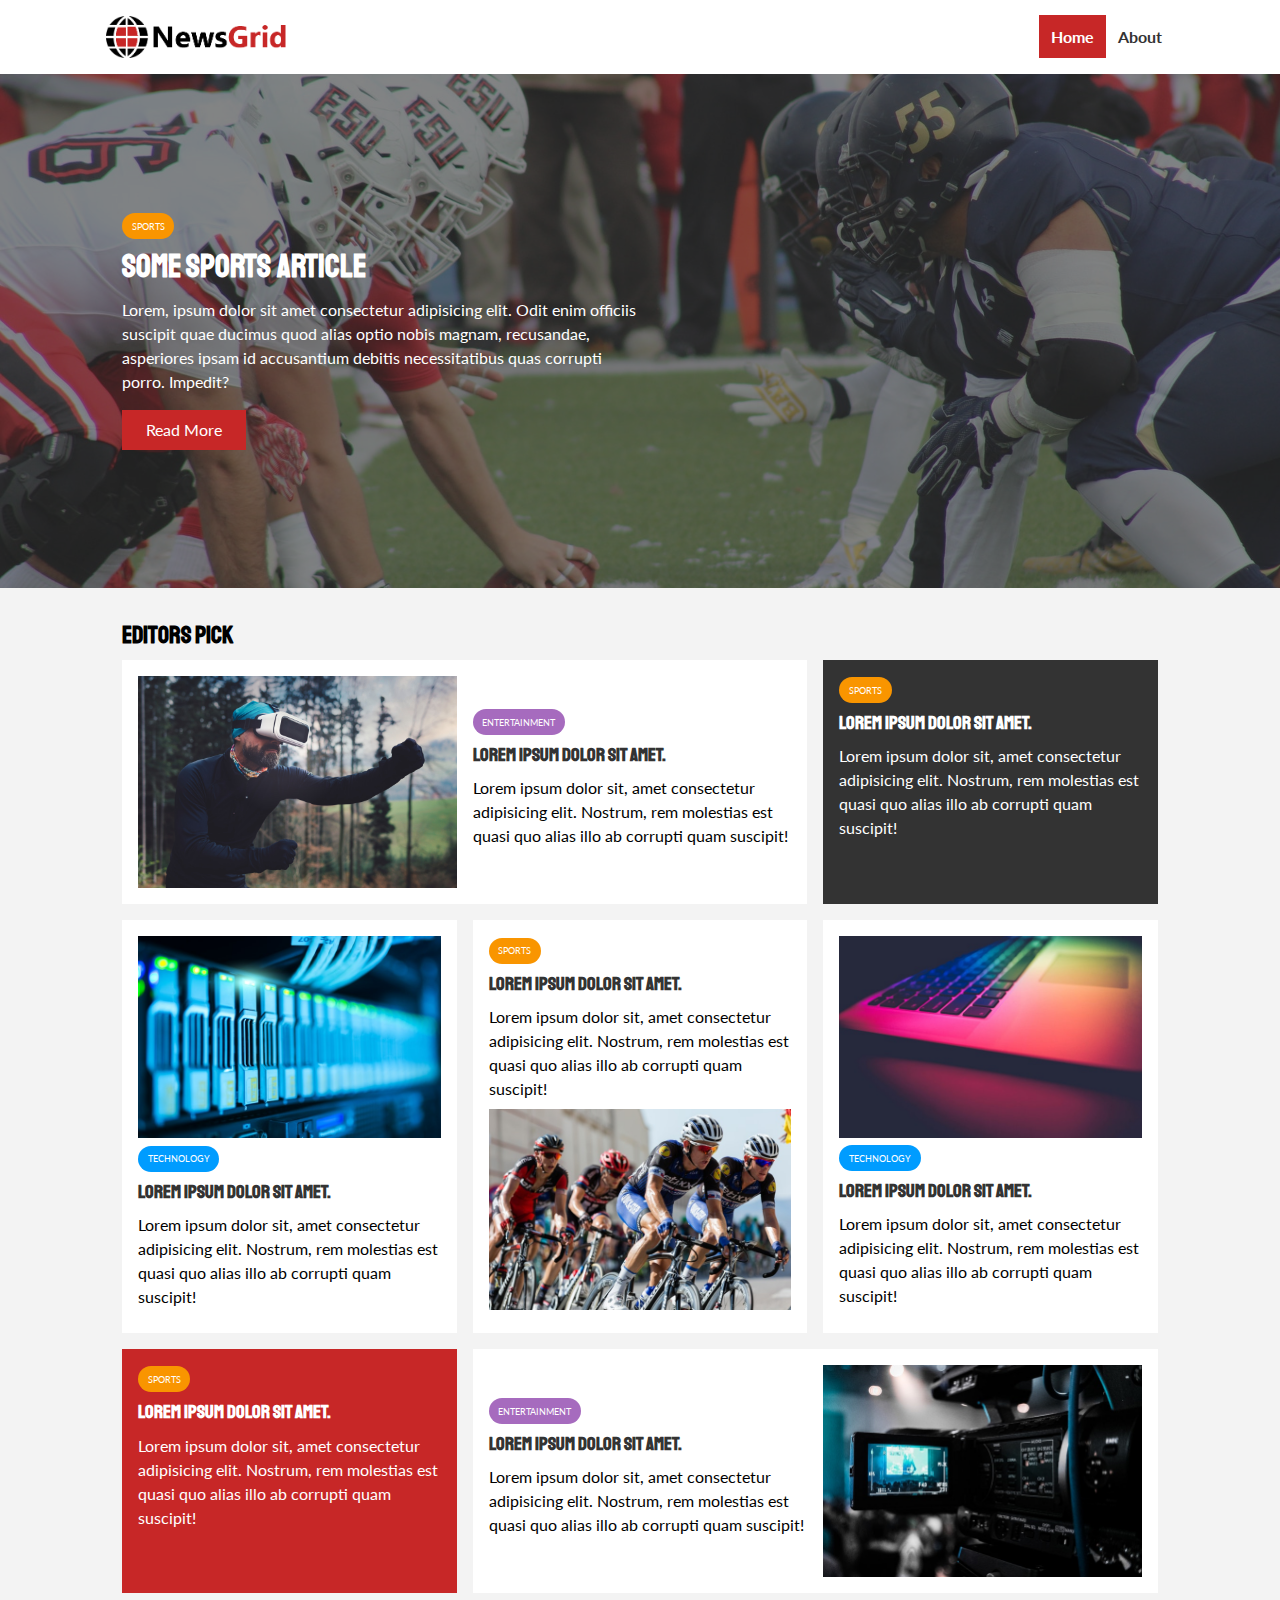
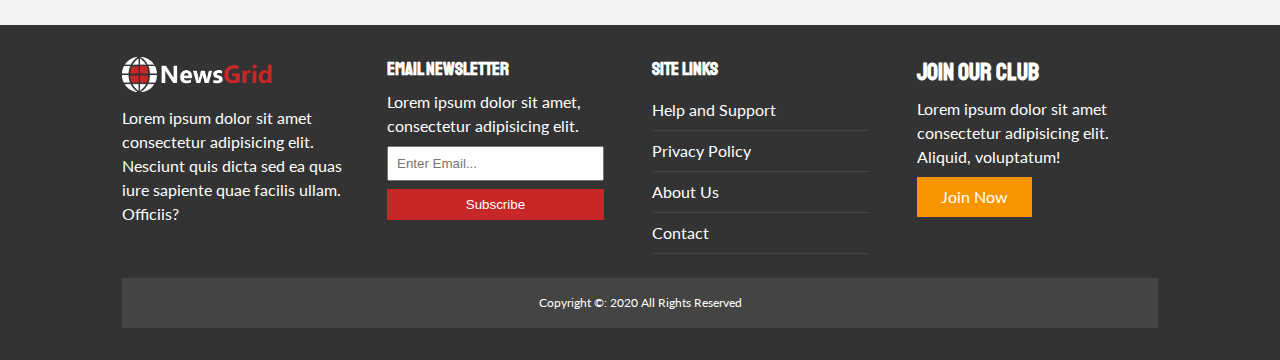
<file: index.html>
<!DOCTYPE html>
<html lang="en">
  <head>
    <meta charset="UTF-8" />
    <meta name="viewport" content="width=device-width, initial-scale=1.0" />
    <link
      rel="stylesheet"
      href="https://cdnjs.cloudflare.com/ajax/libs/font-awesome/5.14.0/css/all.css"
      integrity="sha512-Cb0WDP6lVyVaQJulFMEOBGpkgqU6UAOEBpthbb9BfdhmUXnmYQwobuCm6Xp2YYL6Pd/l0ZA5Up/ijp0fu+nFpQ=="
      crossorigin="anonymous"
    />
    <link
      href="https://fonts.googleapis.com/css2?family=Lato:wght@300;400;700&family=Staatliches&display=swap"
      rel="stylesheet"
    />
    <link rel="stylesheet" href="./css/style.css" />
    <link
      rel="stylesheet"
      media="screen and (max-width: 768px)"
      href="./css/mobile.css"
    />
    <link rel="shortcut icon" type="image/x-icon" href="favicon.ico" />
    <title>News Grid | Latest News</title>
  </head>
  <body>
    <!-- Navbar -->
    <nav id="main-nav">
      <div class="container">
        <img src="/img/logo.png" alt="NewsGrid" class="logo" />
        <div class="social">
          <a href="https://facebook.com" target="_blank">
            <i class="fab fa-facebook fa-2x"></i
          ></a>
          <a href="https://twitter.com" target="_blank">
            <i class="fab fa-twitter fa-2x"></i
          ></a>
          <a href="https://instagram.com" target="_blank">
            <i class="fab fa-instagram fa-2x"></i
          ></a>
          <a href="https://linkedin.com" target="_blank">
            <i class="fab fa-linkedin fa-2x"></i
          ></a>
        </div>
        <ul>
          <li><a class="current" href="/index.html">Home</a></li>
          <li><a href="/about.html">About</a></li>
        </ul>
      </div>
    </nav>
    <!-- Showcase -->
    <header id="showcase">
      <div class="container">
        <div class="showcase-container">
          <div class="showcase-content">
            <div class="category category-sports">Sports</div>
            <h1>Some Sports Article</h1>
            <p>
              Lorem, ipsum dolor sit amet consectetur adipisicing elit. Odit
              enim officiis suscipit quae ducimus quod alias optio nobis magnam,
              recusandae, asperiores ipsam id accusantium debitis necessitatibus
              quas corrupti porro. Impedit?
            </p>
            <a href="/article.html" class="btn btn-primary">Read More</a>
          </div>
        </div>
      </div>
    </header>

    <!-- Home Articles -->
    <section id="home-articles" class="py-2">
      <div class="container">
        <h2>Editors Pick</h2>
        <div class="articles-container">
          <article class="card">
            <img src="./img/articles/ent1.jpg" alt="" />
            <div>
              <div class="category category-ent">Entertainment</div>
              <h3>
                <a href="/article.html">Lorem ipsum dolor sit amet.</a>
              </h3>
              <p>
                Lorem ipsum dolor sit, amet consectetur adipisicing elit.
                Nostrum, rem molestias est quasi quo alias illo ab corrupti quam
                suscipit!
              </p>
            </div>
          </article>
          <article class="card bg-dark">
            <div class="category category-sports">Sports</div>
            <h3>
              <a href="/article.html">Lorem ipsum dolor sit amet.</a>
            </h3>
            <p>
              Lorem ipsum dolor sit, amet consectetur adipisicing elit. Nostrum,
              rem molestias est quasi quo alias illo ab corrupti quam suscipit!
            </p>
          </article>
          <article class="card">
            <img src="/img/articles/tech1.jpg" alt="" />
            <div class="category category-tech">Technology</div>
            <h3>
              <a href="/article.html">Lorem ipsum dolor sit amet.</a>
            </h3>
            <p>
              Lorem ipsum dolor sit, amet consectetur adipisicing elit. Nostrum,
              rem molestias est quasi quo alias illo ab corrupti quam suscipit!
            </p>
          </article>
          <article class="card">
            <div class="category category-sports">Sports</div>
            <h3>
              <a href="/article.html">Lorem ipsum dolor sit amet.</a>
            </h3>
            <p>
              Lorem ipsum dolor sit, amet consectetur adipisicing elit. Nostrum,
              rem molestias est quasi quo alias illo ab corrupti quam suscipit!
            </p>
            <img src="/img/articles/sports1.jpg" alt="" />
          </article>
          <article class="card">
            <img src="/img/articles/tech2.jpg" alt="" />
            <div class="category category-tech">Technology</div>
            <h3>
              <a href="/article.html">Lorem ipsum dolor sit amet.</a>
            </h3>
            <p>
              Lorem ipsum dolor sit, amet consectetur adipisicing elit. Nostrum,
              rem molestias est quasi quo alias illo ab corrupti quam suscipit!
            </p>
          </article>
          <article class="card bg-primary">
            <div class="category category-sports">Sports</div>
            <h3>
              <a href="/article.html">Lorem ipsum dolor sit amet.</a>
            </h3>
            <p>
              Lorem ipsum dolor sit, amet consectetur adipisicing elit. Nostrum,
              rem molestias est quasi quo alias illo ab corrupti quam suscipit!
            </p>
          </article>
          <article class="card">
            <div>
              <div class="category category-ent">Entertainment</div>
              <h3>
                <a href="/article.html">Lorem ipsum dolor sit amet.</a>
              </h3>
              <p>
                Lorem ipsum dolor sit, amet consectetur adipisicing elit.
                Nostrum, rem molestias est quasi quo alias illo ab corrupti quam
                suscipit!
              </p>
            </div>
            <img src="./img/articles/ent2.jpg" alt="" />
          </article>
        </div>
      </div>
    </section>

    <!-- Footer -->
    <footer id="main-footer" class="py-2">
      <div class="container footer-container">
        <div>
          <img src="/img/logo_light.png" alt="NewsGrid" />
          <p>
            Lorem ipsum dolor sit amet consectetur adipisicing elit. Nesciunt
            quis dicta sed ea quas iure sapiente quae facilis ullam. Officiis?
          </p>
        </div>
        <div>
          <h3>Email Newsletter</h3>
          <p>Lorem ipsum dolor sit amet, consectetur adipisicing elit.</p>
          <form name="Contact" method="POST" data-netlify="true">
            <input type="email" name="email" placeholder="Enter Email..." />
            <input type="submit" value="Subscribe" class="btn btn-primary" />
          </form>
        </div>
        <div>
          <h3>Site Links</h3>
          <ul class="list">
            <li><a href="#">Help and Support</a></li>
            <li><a href="#">Privacy Policy</a></li>
            <li><a href="#">About Us</a></li>
            <li><a href="#">Contact</a></li>
          </ul>
        </div>
        <div>
          <h2>Join Our Club</h2>
          <p>
            Lorem ipsum dolor sit amet consectetur adipisicing elit. Aliquid,
            voluptatum!
          </p>
          <a href="" class="btn btn-secondary">Join Now</a>
        </div>
        <div>
          <p>Copyright &copy: 2020 All Rights Reserved</p>
        </div>
      </div>
    </footer>
  </body>
</html>
</file>
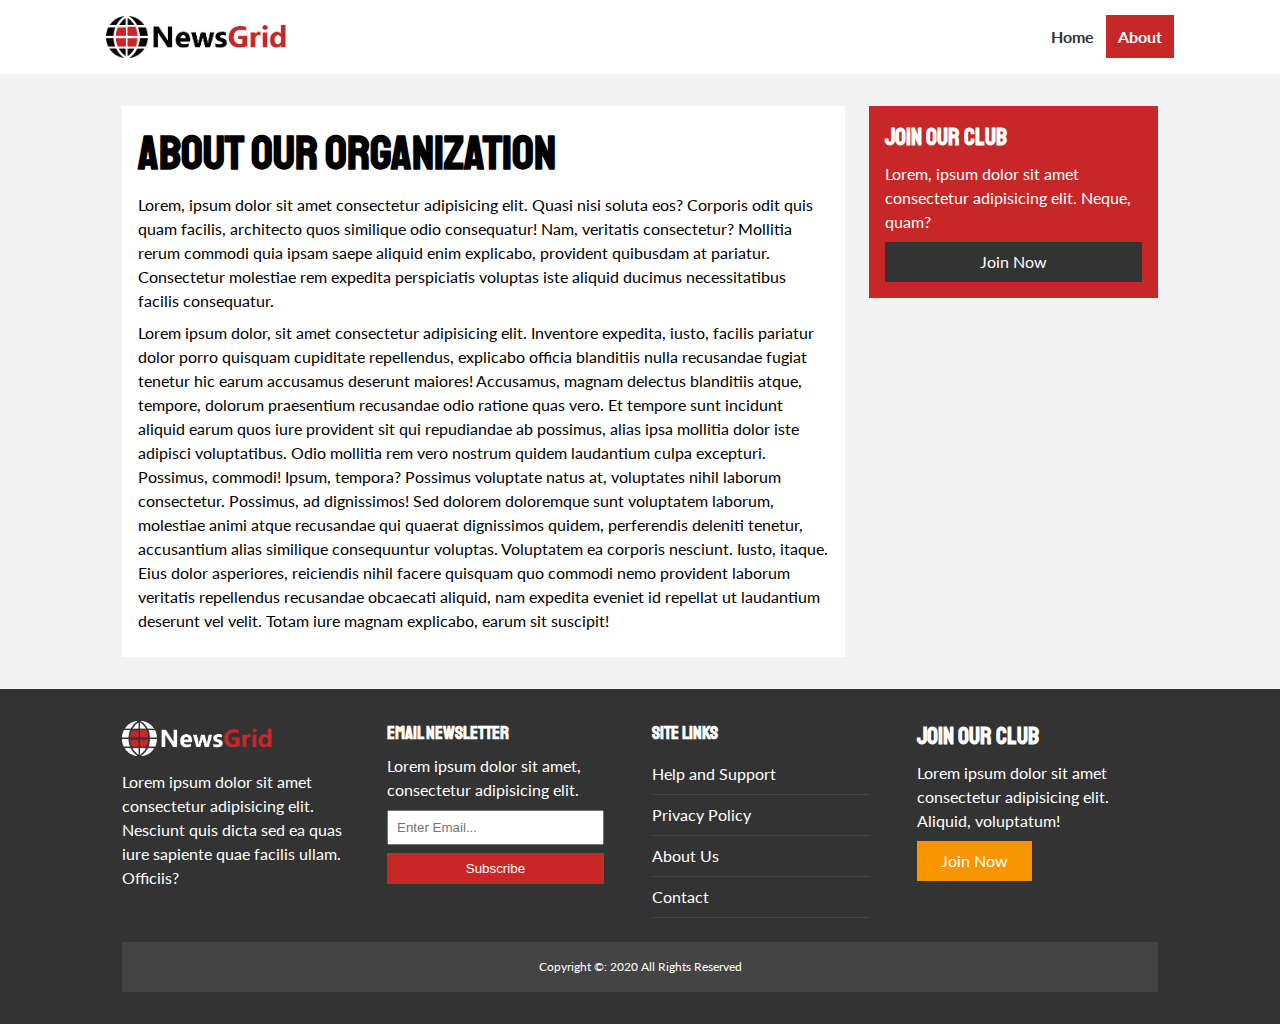
<file: about.html>
<!DOCTYPE html>
<html lang="en">
  <head>
    <meta charset="UTF-8" />
    <meta name="viewport" content="width=device-width, initial-scale=1.0" />
    <link
      rel="stylesheet"
      href="https://cdnjs.cloudflare.com/ajax/libs/font-awesome/5.14.0/css/all.css"
      integrity="sha512-Cb0WDP6lVyVaQJulFMEOBGpkgqU6UAOEBpthbb9BfdhmUXnmYQwobuCm6Xp2YYL6Pd/l0ZA5Up/ijp0fu+nFpQ=="
      crossorigin="anonymous"
    />
    <link
      href="https://fonts.googleapis.com/css2?family=Lato:wght@300;400;700&family=Staatliches&display=swap"
      rel="stylesheet"
    />
    <link rel="stylesheet" href="./css/style.css" />
    <link
      rel="stylesheet"
      media="screen and (max-width: 768px)"
      href="./css/mobile.css"
    />
    <link rel="shortcut icon" type="image/x-icon" href="favicon.ico" />
    <title>News Grid | About</title>
  </head>
  <body>
    <nav id="main-nav">
      <div class="container">
        <img src="/img/logo.png" alt="NewsGrid" class="logo" />
        <div class="social">
          <a href="https://facebook.com" target="_blank">
            <i class="fab fa-facebook fa-2x"></i
          ></a>
          <a href="https://twitter.com" target="_blank">
            <i class="fab fa-twitter fa-2x"></i
          ></a>
          <a href="https://instagram.com" target="_blank">
            <i class="fab fa-instagram fa-2x"></i
          ></a>
          <a href="https://linkedin.com" target="_blank">
            <i class="fab fa-linkedin fa-2x"></i
          ></a>
        </div>
        <ul>
          <li><a href="/index.html">Home</a></li>
          <li><a class="current" href="/about.html">About</a></li>
        </ul>
      </div>
    </nav>

    <section id="about">
      <div class="container">
        <div class="page-container">
          <article class="card">
            <h1 class="l-heading">About Our Organization</h1>
            <p>
              Lorem, ipsum dolor sit amet consectetur adipisicing elit. Quasi
              nisi soluta eos? Corporis odit quis quam facilis, architecto quos
              similique odio consequatur! Nam, veritatis consectetur? Mollitia
              rerum commodi quia ipsam saepe aliquid enim explicabo, provident
              quibusdam at pariatur. Consectetur molestiae rem expedita
              perspiciatis voluptas iste aliquid ducimus necessitatibus facilis
              consequatur.
            </p>
            <p>
              Lorem ipsum dolor, sit amet consectetur adipisicing elit.
              Inventore expedita, iusto, facilis pariatur dolor porro quisquam
              cupiditate repellendus, explicabo officia blanditiis nulla
              recusandae fugiat tenetur hic earum accusamus deserunt maiores!
              Accusamus, magnam delectus blanditiis atque, tempore, dolorum
              praesentium recusandae odio ratione quas vero. Et tempore sunt
              incidunt aliquid earum quos iure provident sit qui repudiandae ab
              possimus, alias ipsa mollitia dolor iste adipisci voluptatibus.
              Odio mollitia rem vero nostrum quidem laudantium culpa excepturi.
              Possimus, commodi! Ipsum, tempora? Possimus voluptate natus at,
              voluptates nihil laborum consectetur. Possimus, ad dignissimos!
              Sed dolorem doloremque sunt voluptatem laborum, molestiae animi
              atque recusandae qui quaerat dignissimos quidem, perferendis
              deleniti tenetur, accusantium alias similique consequuntur
              voluptas. Voluptatem ea corporis nesciunt. Iusto, itaque. Eius
              dolor asperiores, reiciendis nihil facere quisquam quo commodi
              nemo provident laborum veritatis repellendus recusandae obcaecati
              aliquid, nam expedita eveniet id repellat ut laudantium deserunt
              vel velit. Totam iure magnam explicabo, earum sit suscipit!
            </p>
          </article>
          <aside class="card bg-primary">
            <h2>Join Our Club</h2>
            <p>
              Lorem, ipsum dolor sit amet consectetur adipisicing elit. Neque,
              quam?
            </p>
            <a href="" class="btn btn-dark btn-block">Join Now</a>
          </aside>
        </div>
      </div>
    </section>

    <!-- Footer -->
    <footer id="main-footer" class="py-2">
      <div class="container footer-container">
        <div>
          <img src="/img/logo_light.png" alt="NewsGrid" />
          <p>
            Lorem ipsum dolor sit amet consectetur adipisicing elit. Nesciunt
            quis dicta sed ea quas iure sapiente quae facilis ullam. Officiis?
          </p>
        </div>
        <div>
          <h3>Email Newsletter</h3>
          <p>Lorem ipsum dolor sit amet, consectetur adipisicing elit.</p>
          <form name="Contact" method="POST" data-netlify="true">
            <input type="email" name="email" placeholder="Enter Email..." />
            <input type="submit" value="Subscribe" class="btn btn-primary" />
          </form>
        </div>
        <div>
          <h3>Site Links</h3>
          <ul class="list">
            <li><a href="#">Help and Support</a></li>
            <li><a href="#">Privacy Policy</a></li>
            <li><a href="#">About Us</a></li>
            <li><a href="#">Contact</a></li>
          </ul>
        </div>
        <div>
          <h2>Join Our Club</h2>
          <p>
            Lorem ipsum dolor sit amet consectetur adipisicing elit. Aliquid,
            voluptatum!
          </p>
          <a href="" class="btn btn-secondary">Join Now</a>
        </div>
        <div>
          <p>Copyright &copy: 2020 All Rights Reserved</p>
        </div>
      </div>
    </footer>
  </body>
</html>
</file>
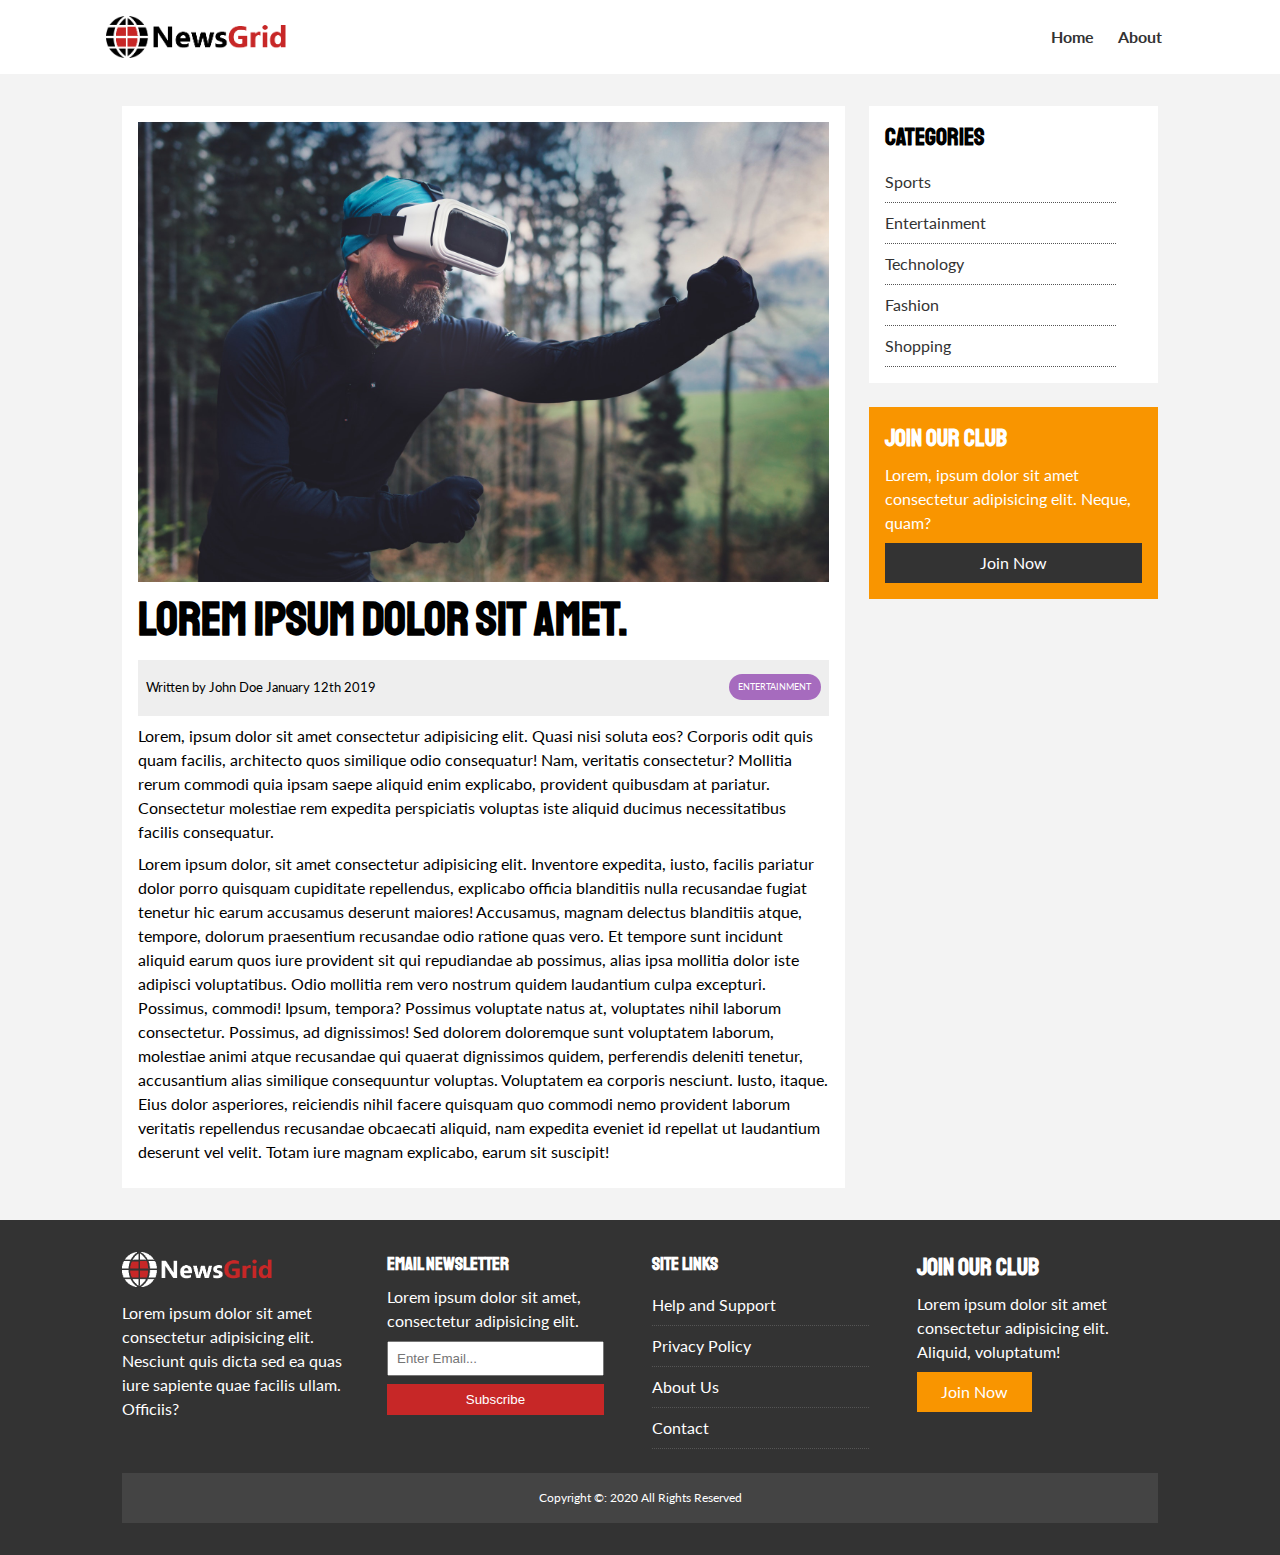
<file: article.html>
<!DOCTYPE html>
<html lang="en">
  <head>
    <meta charset="UTF-8" />
    <meta name="viewport" content="width=device-width, initial-scale=1.0" />
    <link
      rel="stylesheet"
      href="https://cdnjs.cloudflare.com/ajax/libs/font-awesome/5.14.0/css/all.css"
      integrity="sha512-Cb0WDP6lVyVaQJulFMEOBGpkgqU6UAOEBpthbb9BfdhmUXnmYQwobuCm6Xp2YYL6Pd/l0ZA5Up/ijp0fu+nFpQ=="
      crossorigin="anonymous"
    />
    <link
      href="https://fonts.googleapis.com/css2?family=Lato:wght@300;400;700&family=Staatliches&display=swap"
      rel="stylesheet"
    />
    <link rel="stylesheet" href="./css/style.css" />
    <link
      rel="stylesheet"
      media="screen and (max-width: 768px)"
      href="./css/mobile.css"
    />
    <link rel="shortcut icon" type="image/x-icon" href="favicon.ico" />
    <title>NewsGrid | Latest news</title>
  </head>
  <body>
    <nav id="main-nav">
      <div class="container">
        <img src="/img/logo.png" alt="NewsGrid" class="logo" />
        <div class="social">
          <a href="https://facebook.com" target="_blank">
            <i class="fab fa-facebook fa-2x"></i
          ></a>
          <a href="https://twitter.com" target="_blank">
            <i class="fab fa-twitter fa-2x"></i
          ></a>
          <a href="https://instagram.com" target="_blank">
            <i class="fab fa-instagram fa-2x"></i
          ></a>
          <a href="https://linkedin.com" target="_blank">
            <i class="fab fa-linkedin fa-2x"></i
          ></a>
        </div>
        <ul>
          <li><a href="/index.html">Home</a></li>
          <li><a href="/about.html">About</a></li>
        </ul>
      </div>
    </nav>

    <section id="article">
      <div class="container">
        <div class="page-container">
          <article class="card">
            <img src="/img/articles/ent1.jpg" alt="" />
            <h1 class="l-heading">Lorem ipsum dolor sit amet.</h1>
            <div class="meta">
              <small>
                <i class="fas fa-user"></i> Written by John Doe January 12th
                2019
              </small>
              <div class="category category-ent">Entertainment</div>
            </div>
            <p>
              Lorem, ipsum dolor sit amet consectetur adipisicing elit. Quasi
              nisi soluta eos? Corporis odit quis quam facilis, architecto quos
              similique odio consequatur! Nam, veritatis consectetur? Mollitia
              rerum commodi quia ipsam saepe aliquid enim explicabo, provident
              quibusdam at pariatur. Consectetur molestiae rem expedita
              perspiciatis voluptas iste aliquid ducimus necessitatibus facilis
              consequatur.
            </p>
            <p>
              Lorem ipsum dolor, sit amet consectetur adipisicing elit.
              Inventore expedita, iusto, facilis pariatur dolor porro quisquam
              cupiditate repellendus, explicabo officia blanditiis nulla
              recusandae fugiat tenetur hic earum accusamus deserunt maiores!
              Accusamus, magnam delectus blanditiis atque, tempore, dolorum
              praesentium recusandae odio ratione quas vero. Et tempore sunt
              incidunt aliquid earum quos iure provident sit qui repudiandae ab
              possimus, alias ipsa mollitia dolor iste adipisci voluptatibus.
              Odio mollitia rem vero nostrum quidem laudantium culpa excepturi.
              Possimus, commodi! Ipsum, tempora? Possimus voluptate natus at,
              voluptates nihil laborum consectetur. Possimus, ad dignissimos!
              Sed dolorem doloremque sunt voluptatem laborum, molestiae animi
              atque recusandae qui quaerat dignissimos quidem, perferendis
              deleniti tenetur, accusantium alias similique consequuntur
              voluptas. Voluptatem ea corporis nesciunt. Iusto, itaque. Eius
              dolor asperiores, reiciendis nihil facere quisquam quo commodi
              nemo provident laborum veritatis repellendus recusandae obcaecati
              aliquid, nam expedita eveniet id repellat ut laudantium deserunt
              vel velit. Totam iure magnam explicabo, earum sit suscipit!
            </p>
          </article>

          <aside id="categories" class="card">
            <h2>Categories</h2>
            <ul class="list">
              <li>
                <a href=""><i class="fas fa-chevron-right"></i> Sports</a>
              </li>
              <li>
                <a href=""
                  ><i class="fas fa-chevron-right"></i> Entertainment</a
                >
              </li>
              <li>
                <a href=""><i class="fas fa-chevron-right"></i> Technology</a>
              </li>
              <li>
                <a href=""><i class="fas fa-chevron-right"></i> Fashion</a>
              </li>
              <li>
                <a href=""><i class="fas fa-chevron-right"></i> Shopping</a>
              </li>
            </ul>
          </aside>

          <aside class="card bg-secondary">
            <h2>Join Our Club</h2>
            <p>
              Lorem, ipsum dolor sit amet consectetur adipisicing elit. Neque,
              quam?
            </p>
            <a href="" class="btn btn-dark btn-block">Join Now</a>
          </aside>
        </div>
      </div>
    </section>

    <!-- Footer -->
    <footer id="main-footer" class="py-2">
      <div class="container footer-container">
        <div>
          <img src="/img/logo_light.png" alt="NewsGrid" />
          <p>
            Lorem ipsum dolor sit amet consectetur adipisicing elit. Nesciunt
            quis dicta sed ea quas iure sapiente quae facilis ullam. Officiis?
          </p>
        </div>
        <div>
          <h3>Email Newsletter</h3>
          <p>Lorem ipsum dolor sit amet, consectetur adipisicing elit.</p>
          <form name="Contact" method="POST" data-netlify="true">
            <input type="email" name="email" placeholder="Enter Email..." />
            <input type="submit" value="Subscribe" class="btn btn-primary" />
          </form>
        </div>
        <div>
          <h3>Site Links</h3>
          <ul class="list">
            <li><a href="#">Help and Support</a></li>
            <li><a href="#">Privacy Policy</a></li>
            <li><a href="#">About Us</a></li>
            <li><a href="#">Contact</a></li>
          </ul>
        </div>
        <div>
          <h2>Join Our Club</h2>
          <p>
            Lorem ipsum dolor sit amet consectetur adipisicing elit. Aliquid,
            voluptatum!
          </p>
          <a href="" class="btn btn-secondary">Join Now</a>
        </div>
        <div>
          <p>Copyright &copy: 2020 All Rights Reserved</p>
        </div>
      </div>
    </footer>
  </body>
</html>
</file>
<file: css/style.css>
:root {
  --primary-color: #c72727;
  --secondary-color: #f99500;
  --light-color: #f3f3f3;
  --dark-color: #333;
  --max-width: 1100px;
}

.category {
  --sports-color: #f99500;
  --ent-color: #a66bbe;
  --tech-color: #009cff;
}

* {
  padding: 0;
  margin: 0;
  box-sizing: border-box;
}

body {
  font-family: 'Lato', sans-serif;
  line-height: 1.5;
  background: var(--light-color);
}

a {
  color: var(--dark-color);
  text-decoration: none;
}

ul {
  list-style: none;
}

p {
  margin: 0.5rem 0;
}

img {
  width: 100%;
}

h1,
h2,
h3,
h4,
h5,
h6 {
  font-family: 'Staatliches', cursive;
  margin-bottom: 0.55rem;
  line-height: 1.3;
}

/* Utility */
.container {
  max-width: var(--max-width);
  margin: auto;
  padding: 0 2rem;
  overflow: hidden;
}

.category {
  display: inline-block;
  color: #fff;
  font-size: 0.55rem;
  text-transform: uppercase;
  padding: 0.4rem 0.6rem;
  border-radius: 15px;
  margin-bottom: 0.5rem;
}

.category-sports {
  background: var(--sports-color);
}
.category-ent {
  background: var(--ent-color);
}
.category-tech {
  background: var(--tech-color);
}

.card {
  background: #fff;
  padding: 1rem;
}

.btn {
  display: inline-block;
  border: none;
  background: var(--dark-color);
  color: #fff;
  padding: 0.5rem 1.5rem;
}

.btn-light {
  background: var(--light-color);
}
.btn-primary {
  background: var(--primary-color);
}
.btn-secondary {
  background: var(--secondary-color);
}

.btn-block {
  display: block;
  width: 100%;
  text-align: center;
}

.btn:hover {
  opacity: 0.9;
}

.bg-dark {
  background: var(--dark-color);
  color: #fff;
}

.bg-primary {
  background: var(--primary-color);
  color: #fff;
}

.bg-secondary {
  background: var(--secondary-color);
  color: #fff;
}

.bg-dark h1,
.bg-dark h2,
.bg-dark h3,
.bg-dark a,
.bg-primary h1,
.bg-primary h2,
.bg-primary h3,
.bg-primary a,
.bg-secondary h1,
.bg-secondary h2,
.bg-secondary h3,
.bg-secondary a {
  color: #fff;
}

.py-1 {
  padding: 1.5rem 0;
}
.py-2 {
  padding: 2rem 0;
}
.py-3 {
  padding: 3rem 0;
}
.p-1 {
  padding: 1.5rem;
}
.p-2 {
  padding: 2rem;
}
.p-3 {
  padding: 3rem;
}

.l-heading {
  font-size: 3rem;
}

.list li {
  padding: 0.5rem 0;
  border-bottom: #555 dotted 1px;
  width: 90%;
}

#main-footer .list li a:hover {
  color: var(--primary-color);
}

/* Inner page grid container */
.page-container {
  display: grid;
  grid-template-columns: 5fr 2fr;
  margin: 2rem 0;
  grid-gap: 1.5rem;
}

.page-container > *:first-child {
  grid-row: 1 / span 3;
}

/* Navigation */

#main-nav {
  background: #fff;
  position: sticky;
  top: 0;
  z-index: 2;
}

#main-nav .container {
  display: grid;
  grid-template-columns: 6fr 3fr 2fr;
  padding: 1rem;
  align-items: center;
}

#main-nav .logo {
  width: 180px;
}

#main-nav ul {
  justify-self: end;
  display: flex;
}

#main-nav ul li a {
  padding: 0.75rem;
  font-weight: bold;
}

#main-nav ul li a.current {
  background: var(--primary-color);
  color: #fff;
}

#main-nav ul li a:hover {
  background: var(--light-color);
  color: var(--dark-color);
}

#main-nav .social {
  justify-self: center;
}

#main-nav .social i {
  color: #777;
  margin-right: 0.5rem;
}

/* Showcase */
#showcase {
  color: #fff;
  background: #333;
  padding: 2rem;
  position: relative;
}

#showcase::before {
  content: '';
  background: url(../img/featured.jpg) no-repeat center center/cover;
  position: absolute;
  top: 0;
  left: 0;
  width: 100%;
  height: 100%;
  opacity: 0.4;
}

#showcase .showcase-container {
  display: grid;
  grid-template-columns: repeat(2, 1fr);
  justify-content: center;
  align-items: center;
  height: 50vh;
}

#showcase .showcase-content {
  z-index: 1;
}

#showcase .showcase-content p {
  margin-bottom: 1rem;
}

/* Home Articles */

#home-articles .articles-container {
  display: grid;
  grid-template-columns: repeat(3, 1fr);
  grid-gap: 1rem;
}

#home-articles .articles-container > *:first-child {
  display: grid;
  grid-template-columns: repeat(2, 1fr);
  grid-gap: 1rem;
  align-items: center;
  grid-column: 1 / span 2;
}

#home-articles .articles-container > *:last-child {
  display: grid;
  grid-template-columns: repeat(2, 1fr);
  grid-gap: 1rem;
  align-items: center;
  grid-column: 2 / span 2;
}

#article .meta .category {
  margin-top: 0.4rem;
}

#article .meta {
  display: flex;
  justify-content: space-between;
  align-items: center;
  background: #eee;
  padding: 0.5rem;
}

/* Footer */
#main-footer {
  background: var(--dark-color);
  color: #fff;
}

#main-footer img {
  width: 150px;
}

#main-footer a {
  color: #fff;
}

#main-footer .footer-container {
  display: grid;
  grid-template-columns: repeat(4, 1fr);
  grid-gap: 1.5rem;
}

#main-footer .footer-container > *:last-child {
  background: #444;
  grid-column: 1 / span 4;
  padding: 0.5rem;
  text-align: center;
  font-size: 0.75rem;
}

#main-footer .footer-container input[type='email'] {
  width: 90%;
  padding: 0.5rem;
  margin-bottom: 0.5rem;
}

#main-footer .footer-container input[type='submit'] {
  width: 90%;
}
</file>
<file: css/mobile.css>
/* navigation */

#main-nav .social {
  display: none;
}

#main-nav .container {
  grid-template-columns: 1fr;
  grid-gap: 1.2rem;
}

#main-nav ul,
#main-nav .logo {
  justify-self: center;
}

#main-nav ul li a {
  padding: 0.5rem;
}

#home-articles .articles-container {
  grid-template-columns: repeat(2, 1fr);
}

#home-articles .articles-container > *:first-child,
#home-articles .articles-container > *:last-child {
  grid-template-columns: 1fr;
  grid-column: 1;
}

@media (max-width: 600px) {
  /* Stack Grid Items */
  #showcase .showcase-container,
  #home-articles .articles-container,
  #main-footer .footer-container {
    grid-template-columns: 1fr;
  }

  #main-footer .footer-container > *:last-child {
    grid-column: 1;
  }

  #main-footer .footer-container > *:first-child,
  #main-footer .footer-container > *:nth-child(2) {
    border-bottom: #444 dotted 1px;
    padding-bottom: 1rem;
  }

  .page-container {
    grid-template-columns: 1fr;
    text-align: center;
  }

  .page-container > *:first-child {
    grid-row: 1;
  }

  .l-heading {
    font-size: 2rem;
  }
}
</file>
